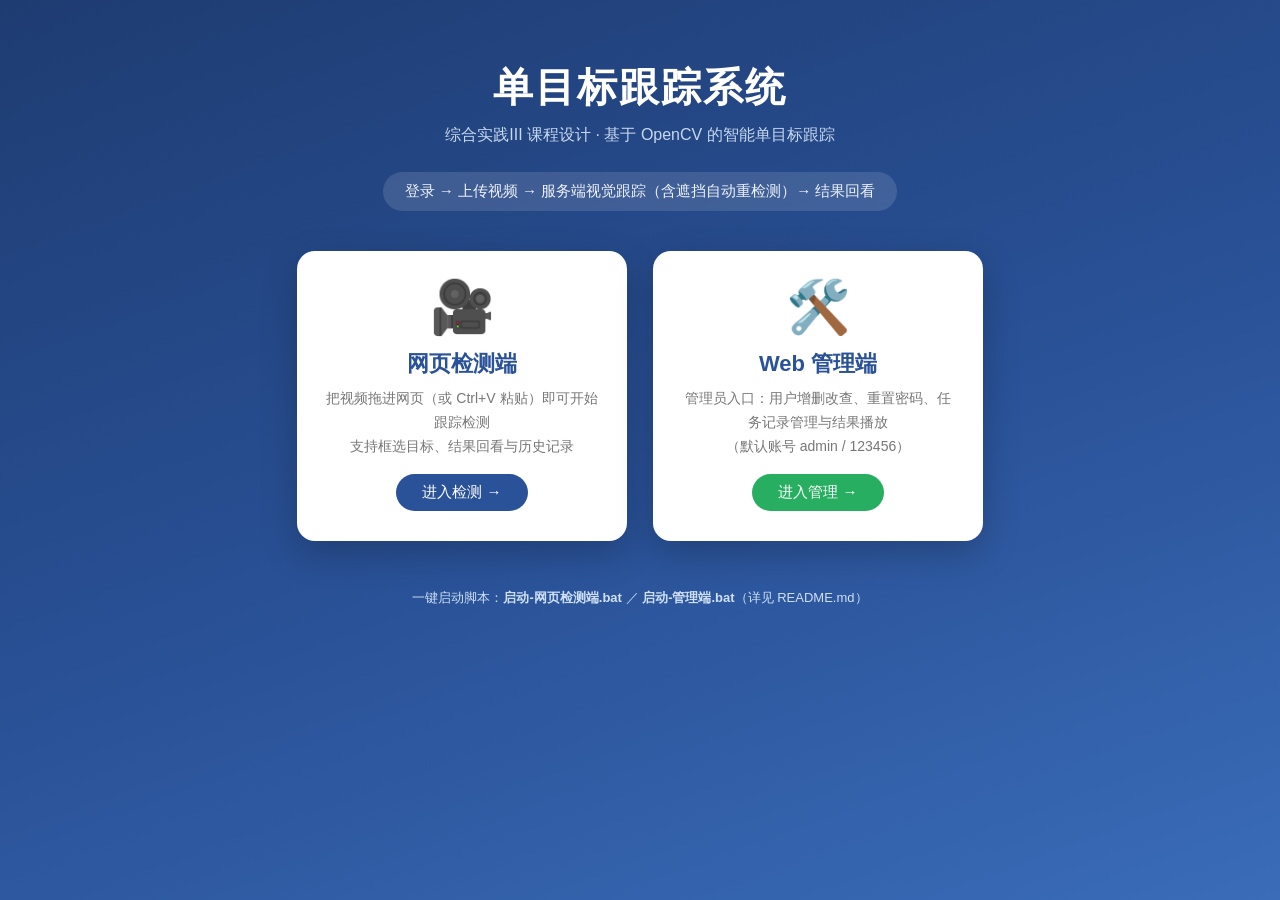
<file: 01-代码/server/src/main/resources/static/index.html>
<!DOCTYPE html>
<!--
 * index.html —— 综合实践III《单目标跟踪系统》系统首页
 * 作者：【姓名】  学号：【学号】  创建时间：2026-07
 * 功能描述：系统入口页，提供【网页检测端】与【Web 管理端】两个入口。
 * 访问：http://localhost:8080/（浏览器自动打开本页）
-->
<html lang="zh-CN">
<head>
  <meta charset="UTF-8">
  <meta name="viewport" content="width=device-width, initial-scale=1.0">
  <title>单目标跟踪系统</title>
  <style>
    * { margin: 0; padding: 0; box-sizing: border-box; }
    body {
      font-family: "Microsoft YaHei", "PingFang SC", sans-serif;
      min-height: 100vh;
      background: linear-gradient(160deg, #1e3c72 0%, #2a5298 55%, #3a6cb8 100%);
      color: #fff;
    }
    .wrap { max-width: 980px; margin: 0 auto; padding: 60px 24px 40px; }
    .brand { text-align: center; margin-bottom: 14px; }
    .brand h1 { font-size: 40px; letter-spacing: 2px; }
    .brand .sub { color: #c8d8f0; font-size: 16px; margin-top: 10px; }
    .flow {
      background: rgba(255,255,255,.12); border-radius: 999px; padding: 10px 22px;
      margin: 26px auto 40px; display: table; font-size: 15px; color: #eef3fb;
    }
    .cards { display: flex; gap: 26px; flex-wrap: wrap; justify-content: center; }
    .card {
      background: #fff; color: #333; width: 330px; border-radius: 18px;
      padding: 30px 26px; text-align: center; cursor: pointer;
      box-shadow: 0 12px 36px rgba(0,0,0,.22); transition: transform .18s, box-shadow .18s;
      text-decoration: none;
    }
    .card:hover { transform: translateY(-6px); box-shadow: 0 18px 44px rgba(0,0,0,.3); }
    .card .icon { font-size: 52px; line-height: 1; }
    .card h2 { margin: 16px 0 8px; color: #2a5298; font-size: 22px; }
    .card p { color: #777; font-size: 14px; line-height: 1.7; }
    .card .go {
      display: inline-block; margin-top: 16px; padding: 9px 26px; border-radius: 999px;
      background: #2a5298; color: #fff; font-size: 15px;
    }
    .card.admin .go { background: #27ae60; }
    .tips { margin-top: 44px; color: #cfe0f5; font-size: 13px; text-align: center; line-height: 2; }
  </style>
</head>
<body>
  <div class="wrap">
    <div class="brand">
      <h1>单目标跟踪系统</h1>
      <div class="sub">综合实践III 课程设计 · 基于 OpenCV 的智能单目标跟踪</div>
    </div>
    <div class="flow">登录 → 上传视频 → 服务端视觉跟踪（含遮挡自动重检测）→ 结果回看</div>

    <div class="cards">
      <a class="card" href="track.html">
        <div class="icon">🎥</div>
        <h2>网页检测端</h2>
        <p>把视频拖进网页（或 Ctrl+V 粘贴）即可开始跟踪检测<br>支持框选目标、结果回看与历史记录</p>
        <span class="go">进入检测 →</span>
      </a>
      <a class="card admin" href="admin.html">
        <div class="icon">🛠️</div>
        <h2>Web 管理端</h2>
        <p>管理员入口：用户增删改查、重置密码、任务记录管理与结果播放<br>（默认账号 admin / 123456）</p>
        <span class="go">进入管理 →</span>
      </a>
    </div>

    <div class="tips">
      一键启动脚本：<b>启动-网页检测端.bat</b> ／ <b>启动-管理端.bat</b>（详见 README.md）
    </div>
  </div>
</body>
</html>
</file>
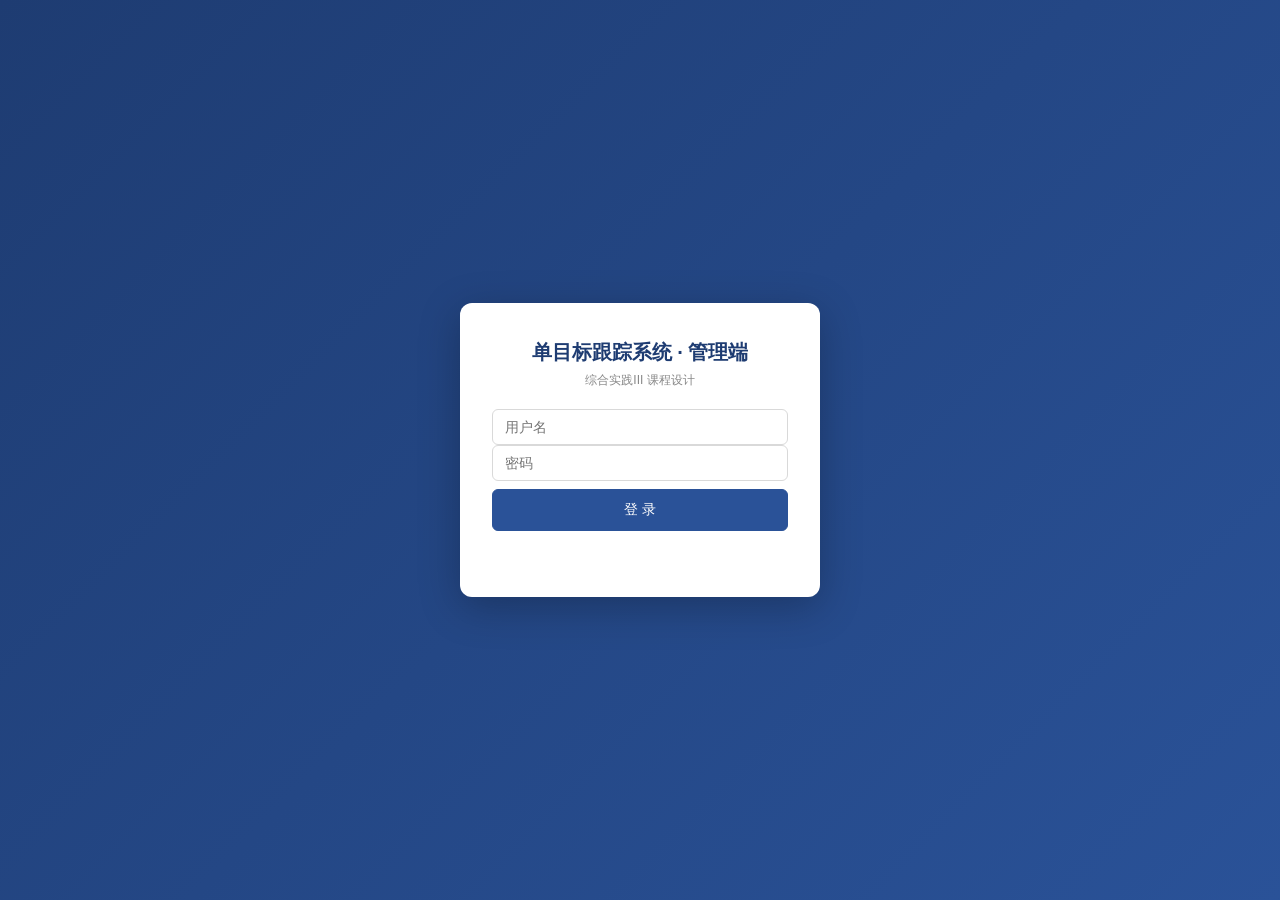
<file: 01-代码/server/src/main/resources/static/admin.html>
<!DOCTYPE html>
<!--
 * admin.html —— 综合实践III《单目标跟踪系统》Web 管理端
 * 作者：【姓名】  学号：【学号】  创建时间：2026-07
 * 功能描述：管理员登录后可对用户进行 查询/新增/删除/重置密码，
 *           查看全部视觉任务记录与跟踪结果视频，查看系统统计。
 * 访问：http://localhost:8080/admin.html   默认账号 admin / 123456
-->
<html lang="zh-CN">
<head>
  <meta charset="UTF-8">
  <meta name="viewport" content="width=device-width, initial-scale=1.0">
  <title>单目标跟踪系统 - Web管理端</title>
  <link rel="stylesheet" href="css/admin.css">
</head>
<body>

<!-- ==================== 登录页 ==================== -->
<div id="loginView" class="login-wrap">
  <div class="login-card">
    <h2>单目标跟踪系统 · 管理端</h2>
    <p class="sub">综合实践III 课程设计</p>
    <input id="loginUser" class="ipt" placeholder="用户名">
    <input id="loginPwd" type="password" class="ipt" placeholder="密码">
    <button id="loginBtn" class="btn primary block">登 录</button>
    <div id="loginMsg" class="msg"></div>
  </div>
</div>

<!-- ==================== 主界面 ==================== -->
<div id="mainView" class="main hidden">
  <header class="topbar">
    <div class="brand">单目标跟踪系统 · Web管理端</div>
    <div class="userbox">
      <span id="who"></span>
      <button id="logoutBtn" class="btn ghost">退出登录</button>
    </div>
  </header>

  <!-- 统计卡片 -->
  <section class="cards">
    <div class="card"><div class="num" id="stUser">-</div><div class="lbl">用户总数</div></div>
    <div class="card"><div class="num" id="stTask">-</div><div class="lbl">任务总数</div></div>
    <div class="card ok"><div class="num" id="stSuccess">-</div><div class="lbl">处理成功</div></div>
    <div class="card run"><div class="num" id="stProc">-</div><div class="lbl">处理中</div></div>
    <div class="card bad"><div class="num" id="stFailed">-</div><div class="lbl">处理失败</div></div>
  </section>

  <!-- 导航 -->
  <nav class="tabs">
    <button class="tab active" data-tab="users">用户管理</button>
    <button class="tab" data-tab="tasks">任务记录</button>
  </nav>

  <!-- 用户管理 -->
  <section id="tab-users" class="tab-panel">
    <div class="panel-head">
      <input id="kwUsers" class="ipt" placeholder="按用户名/昵称搜索">
      <button id="searchUsersBtn" class="btn">查询</button>
      <button id="addUserBtn" class="btn primary">+ 新增用户</button>
    </div>
    <table class="grid">
      <thead>
        <tr><th>ID</th><th>用户名</th><th>昵称</th><th>角色</th><th>注册时间</th><th>操作</th></tr>
      </thead>
      <tbody id="userRows"></tbody>
    </table>
    <div class="pager" id="userPager"></div>
  </section>

  <!-- 任务记录 -->
  <section id="tab-tasks" class="tab-panel hidden">
    <div class="panel-head">
      <select id="fltStatus" class="ipt">
        <option value="">全部状态</option>
        <option value="PENDING">待处理</option>
        <option value="PROCESSING">处理中</option>
        <option value="SUCCESS">成功</option>
        <option value="FAILED">失败</option>
      </select>
      <button id="searchTasksBtn" class="btn">查询</button>
    </div>
    <table class="grid">
      <thead>
        <tr><th>ID</th><th>提交用户</th><th>类型</th><th>文件</th><th>目标框</th>
            <th>状态</th><th>提交时间</th><th>操作</th></tr>
      </thead>
      <tbody id="taskRows"></tbody>
    </table>
    <div class="pager" id="taskPager"></div>
  </section>
</div>

<!-- 结果视频弹窗 -->
<div id="videoModal" class="modal hidden">
  <div class="modal-box">
    <div class="modal-head">跟踪结果视频 <button class="close" id="closeModal">×</button></div>
    <video id="resultVideo" controls autoplay muted></video>
    <pre id="resultStats" class="stats"></pre>
  </div>
</div>

<script src="js/admin.js"></script>
</body>
</html>
</file>
<file: 01-代码/server/src/main/resources/static/css/admin.css>
/* admin.css —— 综合实践III《单目标跟踪系统》Web 管理端样式
 * 作者：【姓名】  学号：【学号】  创建时间：2026-07
 */
* { margin: 0; padding: 0; box-sizing: border-box; }
body {
  font-family: "Microsoft YaHei", "PingFang SC", sans-serif;
  background: #f0f2f5; color: #333; font-size: 14px;
}
.hidden { display: none !important; }

/* ---------- 登录 ---------- */
.login-wrap {
  height: 100vh; display: flex; align-items: center; justify-content: center;
  background: linear-gradient(135deg, #1e3c72, #2a5298);
}
.login-card {
  background: #fff; width: 360px; padding: 36px 32px; border-radius: 12px;
  box-shadow: 0 10px 40px rgba(0,0,0,.25); text-align: center;
}
.login-card h2 { font-size: 20px; color: #1e3c72; margin-bottom: 6px; }
.login-card .sub { color: #888; font-size: 12px; margin-bottom: 20px; }
.login-card .msg { color: #e74c3c; min-height: 20px; margin-top: 10px; font-size: 13px; }

/* ---------- 通用控件 ---------- */
.ipt {
  width: 100%; padding: 9px 12px; border: 1px solid #d9d9d9; border-radius: 6px;
  outline: none; font-size: 14px; transition: border .2s;
}
.ipt:focus { border-color: #2a5298; }
select.ipt { width: auto; }
.btn {
  padding: 8px 18px; border: 1px solid #2a5298; background: #fff; color: #2a5298;
  border-radius: 6px; cursor: pointer; font-size: 14px; transition: all .2s;
}
.btn:hover { background: #eef3fb; }
.btn.primary { background: #2a5298; color: #fff; }
.btn.primary:hover { background: #1e3c72; }
.btn.block { width: 100%; margin-top: 8px; padding: 11px; }
.btn.ghost { border-color: #fff; color: #fff; background: transparent; }
.btn.ghost:hover { background: rgba(255,255,255,.15); }
.btn.sm { padding: 4px 10px; font-size: 13px; border-radius: 4px; }
.btn.danger { border-color: #e74c3c; color: #e74c3c; }
.btn.danger:hover { background: #fdecea; }

/* ---------- 主界面 ---------- */
.main { max-width: 1180px; margin: 0 auto; padding: 0 16px 60px; }
.topbar {
  display: flex; justify-content: space-between; align-items: center;
  background: #fff; padding: 14px 22px; margin: 16px 0;
  border-radius: 10px; box-shadow: 0 2px 8px rgba(0,0,0,.06);
}
.topbar .brand { font-weight: bold; color: #1e3c72; font-size: 17px; }
.userbox { display: flex; align-items: center; gap: 14px; color: #666; }

.cards { display: flex; gap: 14px; margin-bottom: 18px; }
.card {
  flex: 1; background: #fff; border-radius: 10px; padding: 18px;
  text-align: center; box-shadow: 0 2px 8px rgba(0,0,0,.06);
  border-top: 4px solid #2a5298;
}
.card.ok { border-top-color: #27ae60; }
.card.run { border-top-color: #f39c12; }
.card.bad { border-top-color: #e74c3c; }
.card .num { font-size: 28px; font-weight: bold; color: #1e3c72; }
.card .lbl { color: #888; margin-top: 6px; }

.tabs { display: flex; gap: 8px; margin-bottom: 14px; }
.tab {
  padding: 9px 22px; border: none; background: #e4e7ee; color: #555;
  border-radius: 8px 8px 0 0; cursor: pointer; font-size: 15px;
}
.tab.active { background: #2a5298; color: #fff; }
.tab-panel { background: #fff; border-radius: 0 10px 10px 10px;
  padding: 18px; box-shadow: 0 2px 8px rgba(0,0,0,.06); }
.panel-head { display: flex; gap: 10px; margin-bottom: 14px; }
.panel-head .ipt { width: 260px; }

table.grid { width: 100%; border-collapse: collapse; }
table.grid th, table.grid td {
  border: 1px solid #e8e8e8; padding: 9px 10px; text-align: center; font-size: 13px;
}
table.grid th { background: #f7f8fc; color: #333; }
table.grid tr:hover td { background: #fafbff; }
.status { padding: 3px 10px; border-radius: 20px; font-size: 12px; color: #fff; }
.status.PENDING { background: #95a5a6; }
.status.PROCESSING { background: #f39c12; }
.status.SUCCESS { background: #27ae60; }
.status.FAILED { background: #e74c3c; }

.pager { margin-top: 14px; text-align: right; color: #666; font-size: 13px; }
.pager button {
  margin: 0 4px; padding: 4px 10px; border: 1px solid #d9d9d9; background: #fff;
  cursor: pointer; border-radius: 4px;
}
.pager button.cur { background: #2a5298; color: #fff; border-color: #2a5298; }
.pager button:disabled { opacity: .4; cursor: not-allowed; }

/* ---------- 弹窗 ---------- */
.modal {
  position: fixed; inset: 0; background: rgba(0,0,0,.5);
  display: flex; align-items: center; justify-content: center; z-index: 99;
}
.modal-box {
  background: #fff; border-radius: 12px; width: 760px; max-width: 94vw;
  padding: 18px; box-shadow: 0 10px 40px rgba(0,0,0,.3);
}
.modal-head {
  display: flex; justify-content: space-between; align-items: center;
  font-weight: bold; margin-bottom: 12px;
}
.modal-head .close { border: none; background: none; font-size: 22px;
  cursor: pointer; color: #888; }
.modal-box video { width: 100%; border-radius: 8px; background: #000; max-height: 60vh; }
.modal-box .stats {
  margin-top: 12px; background: #f7f8fc; padding: 10px; border-radius: 6px;
  font-size: 12px; max-height: 140px; overflow: auto; white-space: pre-wrap;
}
</file>
